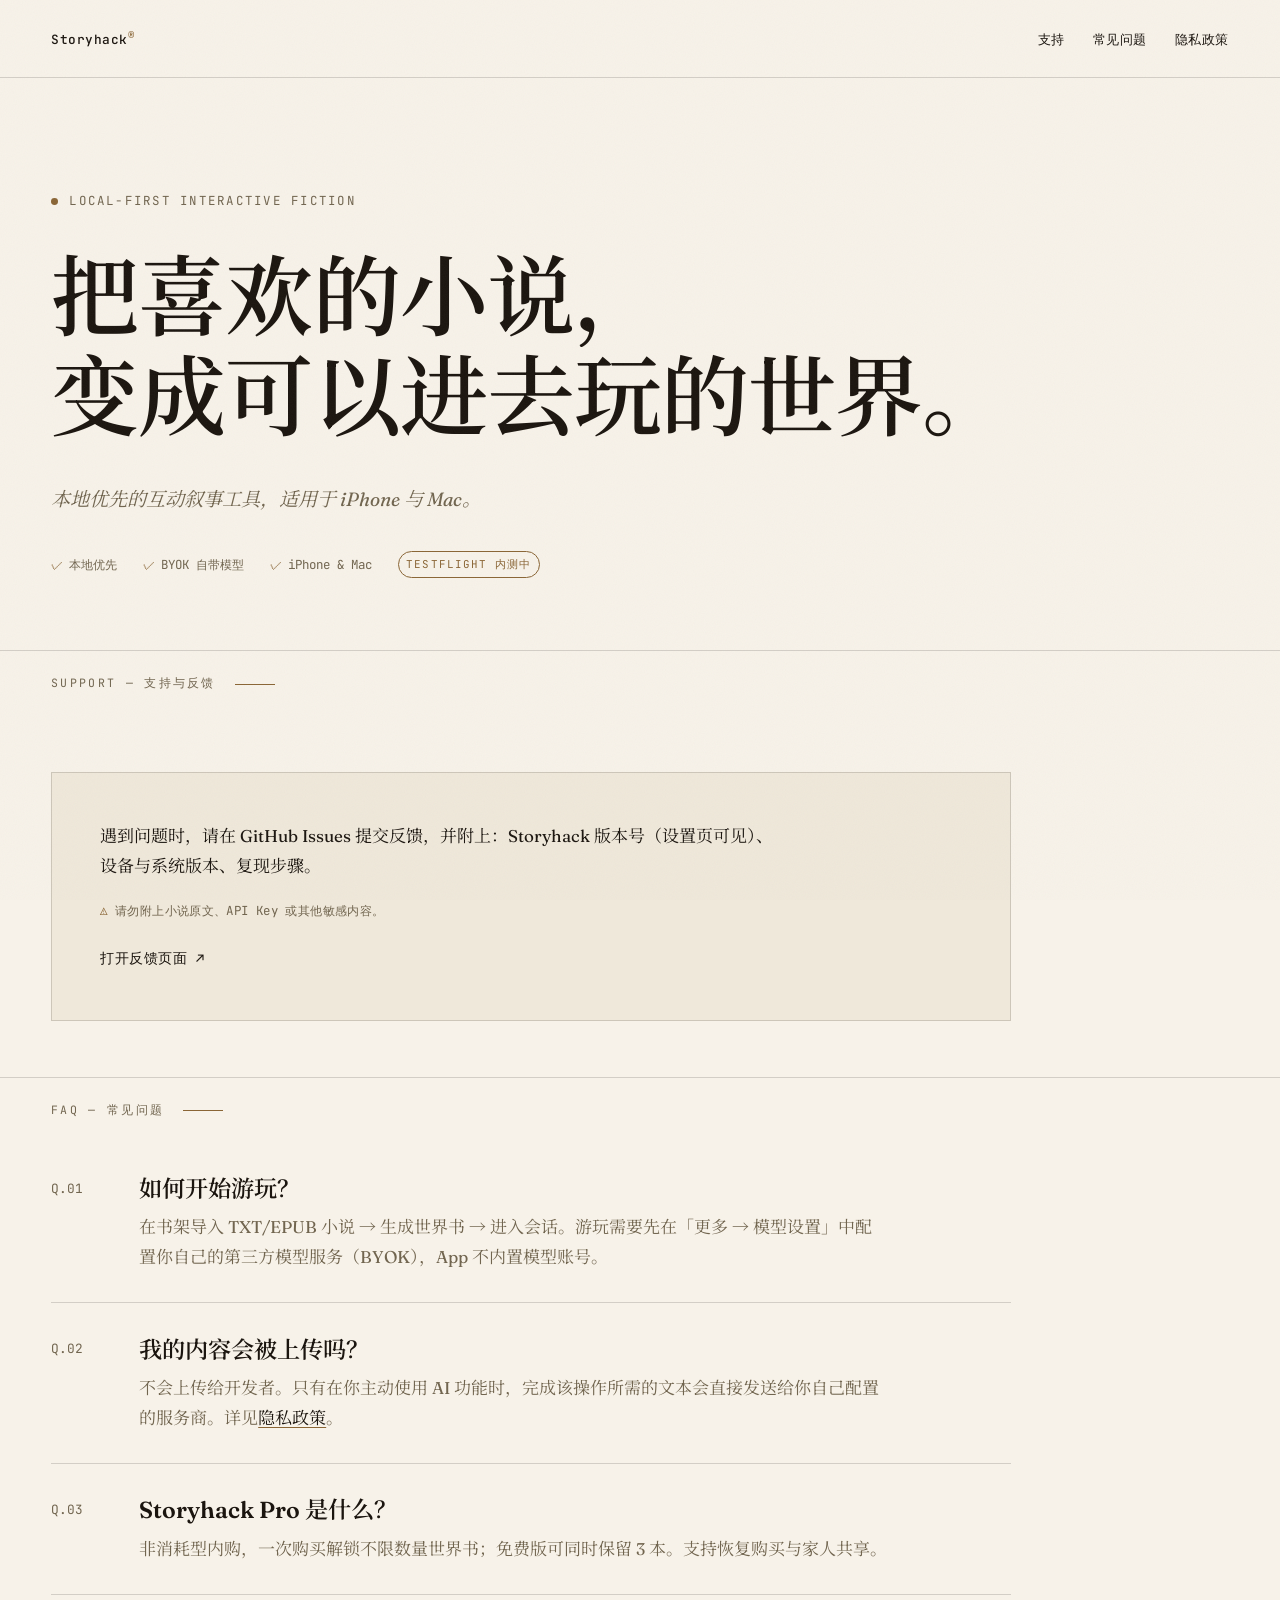
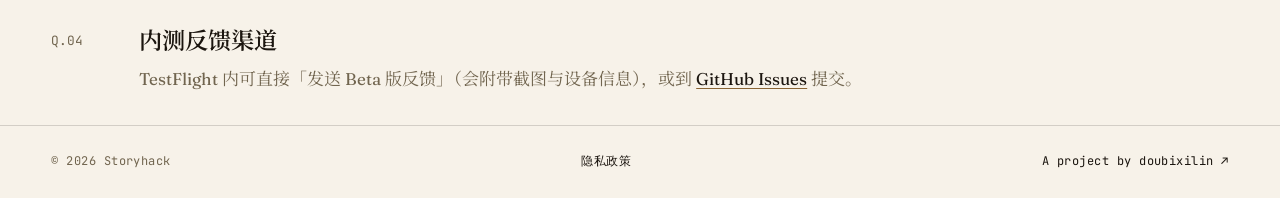
<file: index.html>
<!DOCTYPE html>
<html lang="zh-CN">
<head>
<meta charset="utf-8">
<meta name="viewport" content="width=device-width, initial-scale=1">
<title>Storyhack — 把小说变成可以进去玩的世界</title>
<meta name="description" content="Storyhack（世界书）：本地优先的互动叙事工具，适用于 iPhone 与 Mac。支持与帮助。">
<script>document.documentElement.classList.add('js')</script>
<link rel="preconnect" href="https://fonts.googleapis.com">
<link rel="preconnect" href="https://fonts.gstatic.com" crossorigin>
<link href="https://fonts.googleapis.com/css2?family=Fraunces:ital,opsz,wght@0,9..144,300..900;1,9..144,300..900&family=JetBrains+Mono:wght@400;500&family=Noto+Serif+SC:wght@400;600;900&display=swap" rel="stylesheet">
<link rel="stylesheet" href="assets/style.css">
</head>
<body>

<header class="site-head">
  <a class="wordmark" href="./">Storyhack<sup>®</sup></a>
  <nav class="site-nav">
    <a href="#support">支持</a>
    <a href="#faq">常见问题</a>
    <a href="privacy.html">隐私政策</a>
  </nav>
</header>

<main>

  <section class="hero">
    <p class="kicker">Local-first Interactive Fiction</p>
    <h1 class="hero-title">
      <span class="line"><span class="line-inner" style="--d:.05s">把喜欢的小说，</span></span>
      <span class="line"><span class="line-inner" style="--d:.18s">变成可以进去玩的世界。</span></span>
    </h1>
    <p class="hero-sub reveal" style="--d:.45s">
      本地优先的互动叙事工具，适用于 iPhone 与 Mac。
    </p>
    <ul class="trust-list reveal" style="--d:.55s">
      <li>本地优先</li>
      <li>BYOK 自带模型</li>
      <li>iPhone &amp; Mac</li>
      <li class="pill">TestFlight 内测中</li>
    </ul>
  </section>

  <p class="section-eyebrow" id="support">Support — 支持与反馈</p>

  <div class="support-plate reveal">
    <p>
      遇到问题时，请在 GitHub Issues 提交反馈，并附上：Storyhack 版本号（设置页可见）、设备与系统版本、复现步骤。
    </p>
    <p class="warn">请勿附上小说原文、API Key 或其他敏感内容。</p>
    <a class="text-link" href="https://github.com/Doubixilin/storyhack-support/issues" target="_blank" rel="noopener">打开反馈页面 ↗</a>
  </div>

  <p class="section-eyebrow" id="faq">FAQ — 常见问题</p>

  <div class="faq">

    <div class="faq-item reveal">
      <span class="faq-no">Q.01</span>
      <div>
        <p class="faq-q">如何开始游玩？</p>
        <p class="faq-a">在书架导入 TXT/EPUB 小说 → 生成世界书 → 进入会话。游玩需要先在「更多 → 模型设置」中配置你自己的第三方模型服务（BYOK），App 不内置模型账号。</p>
      </div>
    </div>

    <div class="faq-item reveal">
      <span class="faq-no">Q.02</span>
      <div>
        <p class="faq-q">我的内容会被上传吗？</p>
        <p class="faq-a">不会上传给开发者。只有在你主动使用 AI 功能时，完成该操作所需的文本会直接发送给你自己配置的服务商。详见<a href="privacy.html">隐私政策</a>。</p>
      </div>
    </div>

    <div class="faq-item reveal">
      <span class="faq-no">Q.03</span>
      <div>
        <p class="faq-q">Storyhack Pro 是什么？</p>
        <p class="faq-a">非消耗型内购，一次购买解锁不限数量世界书；免费版可同时保留 3 本。支持恢复购买与家人共享。</p>
      </div>
    </div>

    <div class="faq-item reveal">
      <span class="faq-no">Q.04</span>
      <div>
        <p class="faq-q">内测反馈渠道</p>
        <p class="faq-a">TestFlight 内可直接「发送 Beta 版反馈」（会附带截图与设备信息），或到 <a href="https://github.com/Doubixilin/storyhack-support/issues" target="_blank" rel="noopener">GitHub Issues</a> 提交。</p>
      </div>
    </div>

  </div>

</main>

<footer class="site-foot">
  <span>© 2026 Storyhack</span>
  <a href="privacy.html">隐私政策</a>
  <a href="https://doubixilin.github.io/" target="_blank" rel="noopener">A project by doubixilin ↗</a>
</footer>

<script src="assets/main.js"></script>
</body>
</html>
</file>
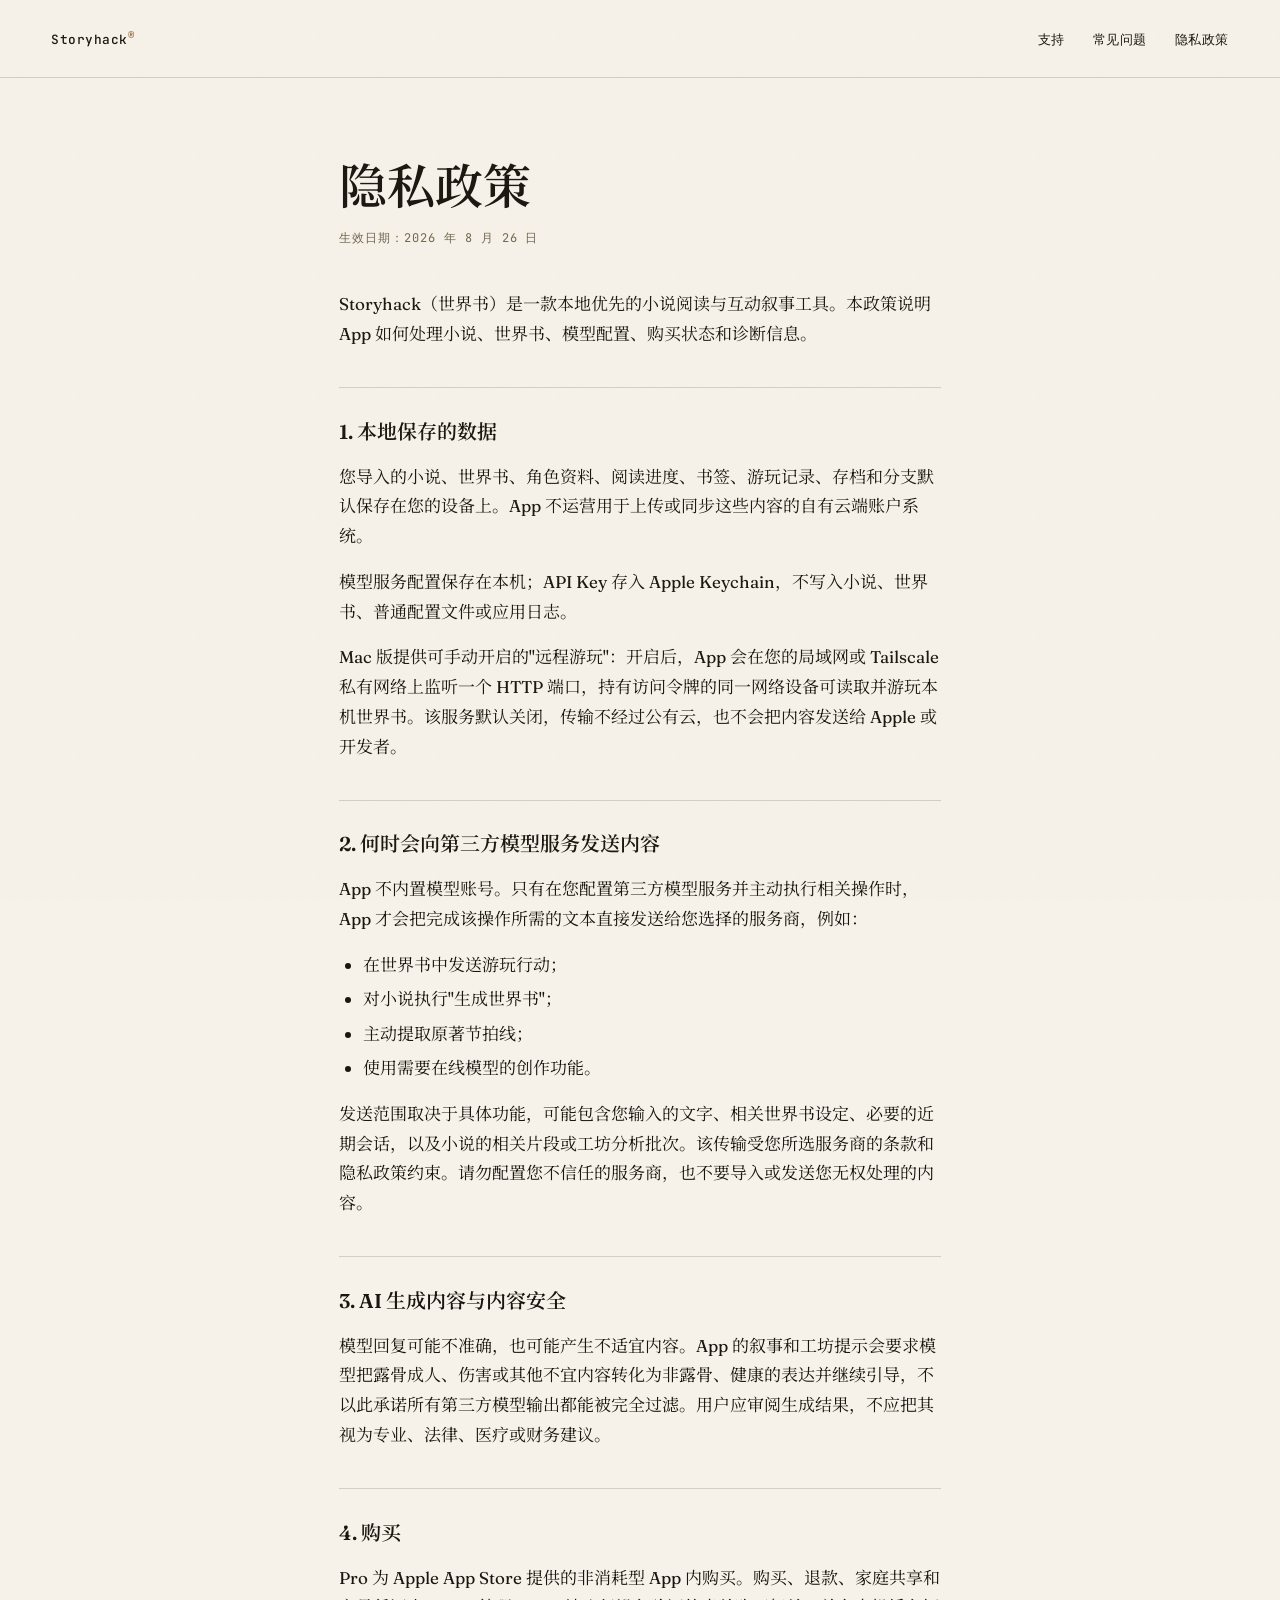
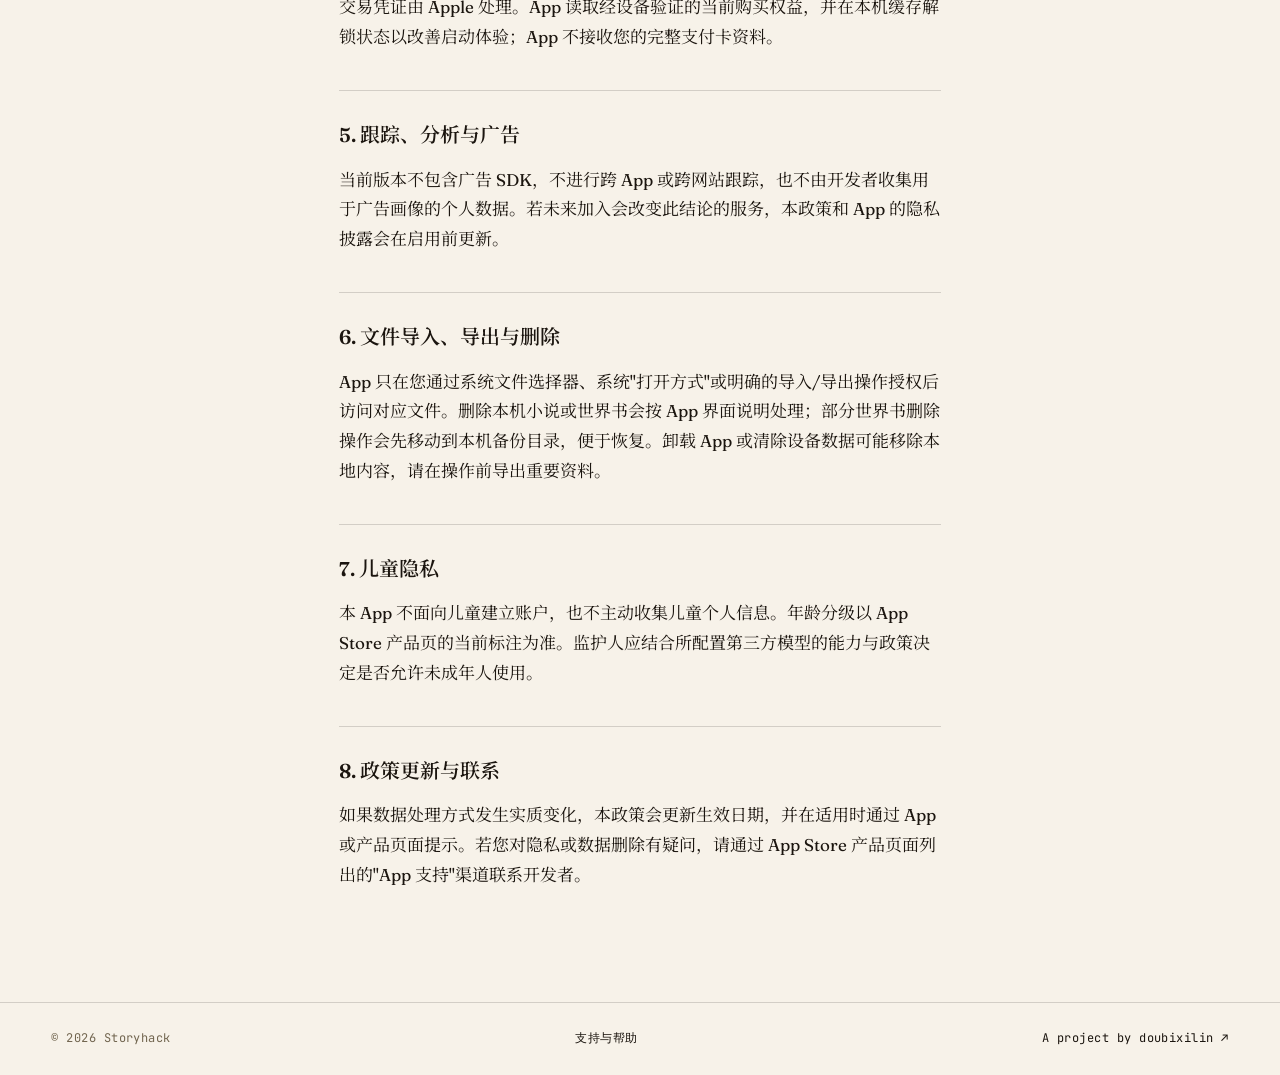
<file: privacy.html>
<!DOCTYPE html>
<html lang="zh-CN">
<head>
<meta charset="utf-8">
<meta name="viewport" content="width=device-width, initial-scale=1">
<title>Storyhack 隐私政策</title>
<meta name="description" content="Storyhack（世界书）隐私政策：本地优先的小说阅读与互动叙事工具如何处理你的数据。">
<link rel="preconnect" href="https://fonts.googleapis.com">
<link rel="preconnect" href="https://fonts.gstatic.com" crossorigin>
<link href="https://fonts.googleapis.com/css2?family=Fraunces:ital,opsz,wght@0,9..144,300..900;1,9..144,300..900&family=JetBrains+Mono:wght@400;500&family=Noto+Serif+SC:wght@400;600;900&display=swap" rel="stylesheet">
<link rel="stylesheet" href="assets/style.css">
</head>
<body>

<header class="site-head">
  <a class="wordmark" href="./">Storyhack<sup>®</sup></a>
  <nav class="site-nav">
    <a href="index.html#support">支持</a>
    <a href="index.html#faq">常见问题</a>
    <a href="privacy.html">隐私政策</a>
  </nav>
</header>

<main>
  <article class="doc">
    <h1>隐私政策</h1>
    <p class="doc-meta">生效日期：2026 年 8 月 26 日</p>

    <p>Storyhack（世界书）是一款本地优先的小说阅读与互动叙事工具。本政策说明 App 如何处理小说、世界书、模型配置、购买状态和诊断信息。</p>

    <h2>1. 本地保存的数据</h2>
    <p>您导入的小说、世界书、角色资料、阅读进度、书签、游玩记录、存档和分支默认保存在您的设备上。App 不运营用于上传或同步这些内容的自有云端账户系统。</p>
    <p>模型服务配置保存在本机；API Key 存入 Apple Keychain，不写入小说、世界书、普通配置文件或应用日志。</p>
    <p>Mac 版提供可手动开启的"远程游玩"：开启后，App 会在您的局域网或 Tailscale 私有网络上监听一个 HTTP 端口，持有访问令牌的同一网络设备可读取并游玩本机世界书。该服务默认关闭，传输不经过公有云，也不会把内容发送给 Apple 或开发者。</p>

    <h2>2. 何时会向第三方模型服务发送内容</h2>
    <p>App 不内置模型账号。只有在您配置第三方模型服务并主动执行相关操作时，App 才会把完成该操作所需的文本直接发送给您选择的服务商，例如：</p>
    <ul>
      <li>在世界书中发送游玩行动；</li>
      <li>对小说执行"生成世界书"；</li>
      <li>主动提取原著节拍线；</li>
      <li>使用需要在线模型的创作功能。</li>
    </ul>
    <p>发送范围取决于具体功能，可能包含您输入的文字、相关世界书设定、必要的近期会话，以及小说的相关片段或工坊分析批次。该传输受您所选服务商的条款和隐私政策约束。请勿配置您不信任的服务商，也不要导入或发送您无权处理的内容。</p>

    <h2>3. AI 生成内容与内容安全</h2>
    <p>模型回复可能不准确，也可能产生不适宜内容。App 的叙事和工坊提示会要求模型把露骨成人、伤害或其他不宜内容转化为非露骨、健康的表达并继续引导，不以此承诺所有第三方模型输出都能被完全过滤。用户应审阅生成结果，不应把其视为专业、法律、医疗或财务建议。</p>

    <h2>4. 购买</h2>
    <p>Pro 为 Apple App Store 提供的非消耗型 App 内购买。购买、退款、家庭共享和交易凭证由 Apple 处理。App 读取经设备验证的当前购买权益，并在本机缓存解锁状态以改善启动体验；App 不接收您的完整支付卡资料。</p>

    <h2>5. 跟踪、分析与广告</h2>
    <p>当前版本不包含广告 SDK，不进行跨 App 或跨网站跟踪，也不由开发者收集用于广告画像的个人数据。若未来加入会改变此结论的服务，本政策和 App 的隐私披露会在启用前更新。</p>

    <h2>6. 文件导入、导出与删除</h2>
    <p>App 只在您通过系统文件选择器、系统"打开方式"或明确的导入/导出操作授权后访问对应文件。删除本机小说或世界书会按 App 界面说明处理；部分世界书删除操作会先移动到本机备份目录，便于恢复。卸载 App 或清除设备数据可能移除本地内容，请在操作前导出重要资料。</p>

    <h2>7. 儿童隐私</h2>
    <p>本 App 不面向儿童建立账户，也不主动收集儿童个人信息。年龄分级以 App Store 产品页的当前标注为准。监护人应结合所配置第三方模型的能力与政策决定是否允许未成年人使用。</p>

    <h2>8. 政策更新与联系</h2>
    <p>如果数据处理方式发生实质变化，本政策会更新生效日期，并在适用时通过 App 或产品页面提示。若您对隐私或数据删除有疑问，请通过 App Store 产品页面列出的"App 支持"渠道联系开发者。</p>
  </article>
</main>

<footer class="site-foot">
  <span>© 2026 Storyhack</span>
  <a href="index.html">支持与帮助</a>
  <a href="https://doubixilin.github.io/" target="_blank" rel="noopener">A project by doubixilin ↗</a>
</footer>

</body>
</html>
</file>
<file: assets/style.css>
/* ============================================================
   Storyhack — 支持与帮助
   同源设计系统：暖纸 + 墨色 + 项目签名色（古铜）
   动效词汇表：下划线生长 / 微位移 / 滚动淡入 / 一次性入场
   ============================================================ */

:root {
  --paper:      #f7f2e9;
  --paper-deep: #efe8da;
  --ink:        #1b150f;
  --ink-soft:   #71654f;
  --line:       rgba(27, 21, 15, .16);
  --accent:     #8a6535;

  --serif: "Fraunces", "Noto Serif SC", "Songti SC", Georgia, serif;
  --mono:  "JetBrains Mono", "SF Mono", Menlo, monospace;
}

* { margin: 0; padding: 0; box-sizing: border-box; }

html { scroll-behavior: smooth; }

body {
  background: var(--paper);
  color: var(--ink);
  font-family: var(--serif);
  font-size: 17px;
  line-height: 1.75;
  -webkit-font-smoothing: antialiased;
  overflow-x: hidden;
}

::selection { background: var(--accent); color: var(--paper); }

/* 纸张噪点纹理 */
body::after {
  content: "";
  position: fixed;
  inset: 0;
  pointer-events: none;
  z-index: 999;
  opacity: .04;
  background-image: url("data:image/svg+xml,%3Csvg xmlns='http://www.w3.org/2000/svg' width='120' height='120'%3E%3Cfilter id='n'%3E%3CfeTurbulence type='fractalNoise' baseFrequency='0.9' numOctaves='2'/%3E%3C/filter%3E%3Crect width='120' height='120' filter='url(%23n)'/%3E%3C/svg%3E");
}

/* ---------- 头部 ---------- */

.site-head {
  display: flex;
  justify-content: space-between;
  align-items: baseline;
  padding: 1.6rem clamp(1.25rem, 4vw, 4rem);
  border-bottom: 1px solid var(--line);
  font-family: var(--mono);
  font-size: .8rem;
  letter-spacing: .04em;
}

.wordmark { font-weight: 500; color: var(--ink); text-decoration: none; }
.wordmark sup { color: var(--accent); }

.site-nav { display: flex; gap: 1.75rem; }

/* 下划线生长 */
.site-nav a,
.text-link {
  color: var(--ink);
  text-decoration: none;
  position: relative;
}
.site-nav a::after,
.text-link::after {
  content: "";
  position: absolute;
  left: 0; bottom: -3px;
  width: 100%; height: 1px;
  background: var(--accent);
  transform: scaleX(0);
  transform-origin: right;
  transition: transform .3s cubic-bezier(.22, 1, .36, 1);
}
.site-nav a:hover::after,
.text-link:hover::after { transform: scaleX(1); transform-origin: left; }

/* ---------- Hero ---------- */

.hero {
  padding: clamp(3.5rem, 9vw, 7rem) clamp(1.25rem, 4vw, 4rem) clamp(2.5rem, 6vw, 4.5rem);
  max-width: 72rem;
}

.kicker {
  font-family: var(--mono);
  font-size: .78rem;
  letter-spacing: .18em;
  text-transform: uppercase;
  color: var(--ink-soft);
  margin-bottom: 2.2rem;
}
.kicker::before {
  content: "";
  display: inline-block;
  width: .55em; height: .55em;
  background: var(--accent);
  border-radius: 50%;
  margin-right: .9em;
}

.hero-title {
  font-size: clamp(2.6rem, 7.5vw, 5.5rem);
  font-weight: 600;
  line-height: 1.14;
  letter-spacing: -.01em;
  font-variation-settings: "opsz" 144;
}

.hero-title .line { display: block; overflow: hidden; }
.hero-title .line-inner {
  display: inline-block;
  transform: translateY(115%);
  animation: line-rise 1s cubic-bezier(.22, 1, .36, 1) forwards;
  animation-delay: var(--d, 0s);
}

@keyframes line-rise { to { transform: translateY(0); } }

.hero-sub {
  margin-top: 2.2rem;
  font-size: clamp(1rem, 1.5vw, 1.2rem);
  font-style: italic;
  color: var(--ink-soft);
  max-width: 34em;
}

.trust-list {
  list-style: none;
  display: flex;
  flex-wrap: wrap;
  gap: .5rem 1.6rem;
  margin-top: 2.2rem;
  font-family: var(--mono);
  font-size: .78rem;
  color: var(--ink-soft);
  align-items: center;
}
.trust-list li::before {
  content: "✓";
  color: var(--accent);
  margin-right: .5em;
}
.trust-list .pill {
  padding: .25em .7em;
  border: 1px solid var(--accent);
  border-radius: 999px;
  color: var(--accent);
  font-size: .68rem;
  letter-spacing: .1em;
  text-transform: uppercase;
  white-space: nowrap;
}
.trust-list .pill::before { content: none; }

/* ---------- 章节小标签 ---------- */

.section-eyebrow {
  font-family: var(--mono);
  font-size: .72rem;
  letter-spacing: .2em;
  text-transform: uppercase;
  color: var(--ink-soft);
  padding: 1.4rem clamp(1.25rem, 4vw, 4rem);
  border-top: 1px solid var(--line);
}
.section-eyebrow::after {
  content: "";
  display: inline-block;
  width: 2.5rem; height: 1px;
  background: var(--accent);
  margin-left: 1.2rem;
  vertical-align: middle;
}

/* ---------- 支持版块（发丝线图版） ---------- */

.support-plate {
  margin: clamp(2rem, 5vw, 3.5rem) clamp(1.25rem, 4vw, 4rem);
  border: 1px solid var(--line);
  background: var(--paper-deep);
  padding: clamp(1.8rem, 4vw, 3rem);
  max-width: 60rem;
}
.support-plate p { max-width: 40em; }
.support-plate .warn {
  font-family: var(--mono);
  font-size: .78rem;
  letter-spacing: .03em;
  color: var(--ink-soft);
  margin-top: 1.2rem;
}
.support-plate .warn::before {
  content: "⚠";
  color: var(--accent);
  margin-right: .6em;
}
.support-plate .text-link {
  display: inline-block;
  margin-top: 1.6rem;
  font-family: var(--mono);
  font-size: .85rem;
  letter-spacing: .04em;
}

/* ---------- 常见问题 ---------- */

.faq { max-width: 60rem; margin-inline: clamp(1.25rem, 4vw, 4rem); }

.faq-item {
  display: grid;
  grid-template-columns: 4rem 1fr;
  gap: 1.5rem;
  padding: 1.9rem 0;
  border-bottom: 1px solid var(--line);
}
.faq-item:last-child { border-bottom: none; }

.faq-no {
  font-family: var(--mono);
  font-size: .8rem;
  color: var(--ink-soft);
  padding-top: .35em;
}

.faq-q {
  font-size: clamp(1.15rem, 2vw, 1.45rem);
  font-weight: 600;
  line-height: 1.35;
  margin-bottom: .5rem;
}

.faq-a { color: var(--ink-soft); max-width: 44em; }
.faq-a a {
  color: var(--ink);
  text-decoration-color: var(--accent);
  text-underline-offset: 3px;
}
.faq-a a:hover { color: var(--accent); }

/* ---------- 正文页（隐私政策） ---------- */

.doc {
  max-width: 44rem;
  margin-inline: auto;
  padding: clamp(3rem, 7vw, 5rem) clamp(1.25rem, 4vw, 4rem) clamp(4rem, 8vw, 6rem);
}
.doc h1 {
  font-size: clamp(2rem, 4.5vw, 3rem);
  font-weight: 600;
  line-height: 1.2;
  margin-bottom: .8rem;
}
.doc .doc-meta {
  font-family: var(--mono);
  font-size: .75rem;
  letter-spacing: .08em;
  color: var(--ink-soft);
  margin-bottom: 2.5rem;
}
.doc h2 {
  font-size: 1.25rem;
  font-weight: 600;
  margin: 2.4rem 0 .8rem;
  padding-top: 1.6rem;
  border-top: 1px solid var(--line);
}
.doc p { margin-bottom: 1rem; }
.doc ul { margin: 0 0 1rem 1.4em; }
.doc li { margin-bottom: .3rem; }
.doc a {
  color: var(--ink);
  text-decoration-color: var(--accent);
  text-underline-offset: 3px;
}
.doc a:hover { color: var(--accent); }

/* ---------- 页脚 ---------- */

.site-foot {
  display: flex;
  justify-content: space-between;
  align-items: baseline;
  flex-wrap: wrap;
  gap: 1rem;
  padding: 1.6rem clamp(1.25rem, 4vw, 4rem);
  border-top: 1px solid var(--line);
  font-family: var(--mono);
  font-size: .75rem;
  letter-spacing: .04em;
  color: var(--ink-soft);
}
.site-foot a { color: var(--ink); text-decoration: none; }
.site-foot a:hover { color: var(--accent); }

/* ---------- 滚动显现（仅 JS 可用时启用，无 JS 完整可读） ---------- */

.js .reveal {
  opacity: 0;
  transform: translateY(16px);
  transition: opacity .6s ease, transform .6s cubic-bezier(.22, 1, .36, 1);
  transition-delay: var(--d, 0s);
}
.js .reveal.in {
  opacity: 1;
  transform: translateY(0);
}

/* ---------- 响应式 ---------- */

@media (max-width: 760px) {
  .faq-item { grid-template-columns: 2.5rem 1fr; }
}

/* ---------- 减少动效 ---------- */

@media (prefers-reduced-motion: reduce) {
  *, *::before, *::after {
    animation-duration: .01ms !important;
    animation-iteration-count: 1 !important;
    transition-duration: .01ms !important;
  }
  html { scroll-behavior: auto; }
}
</file>
